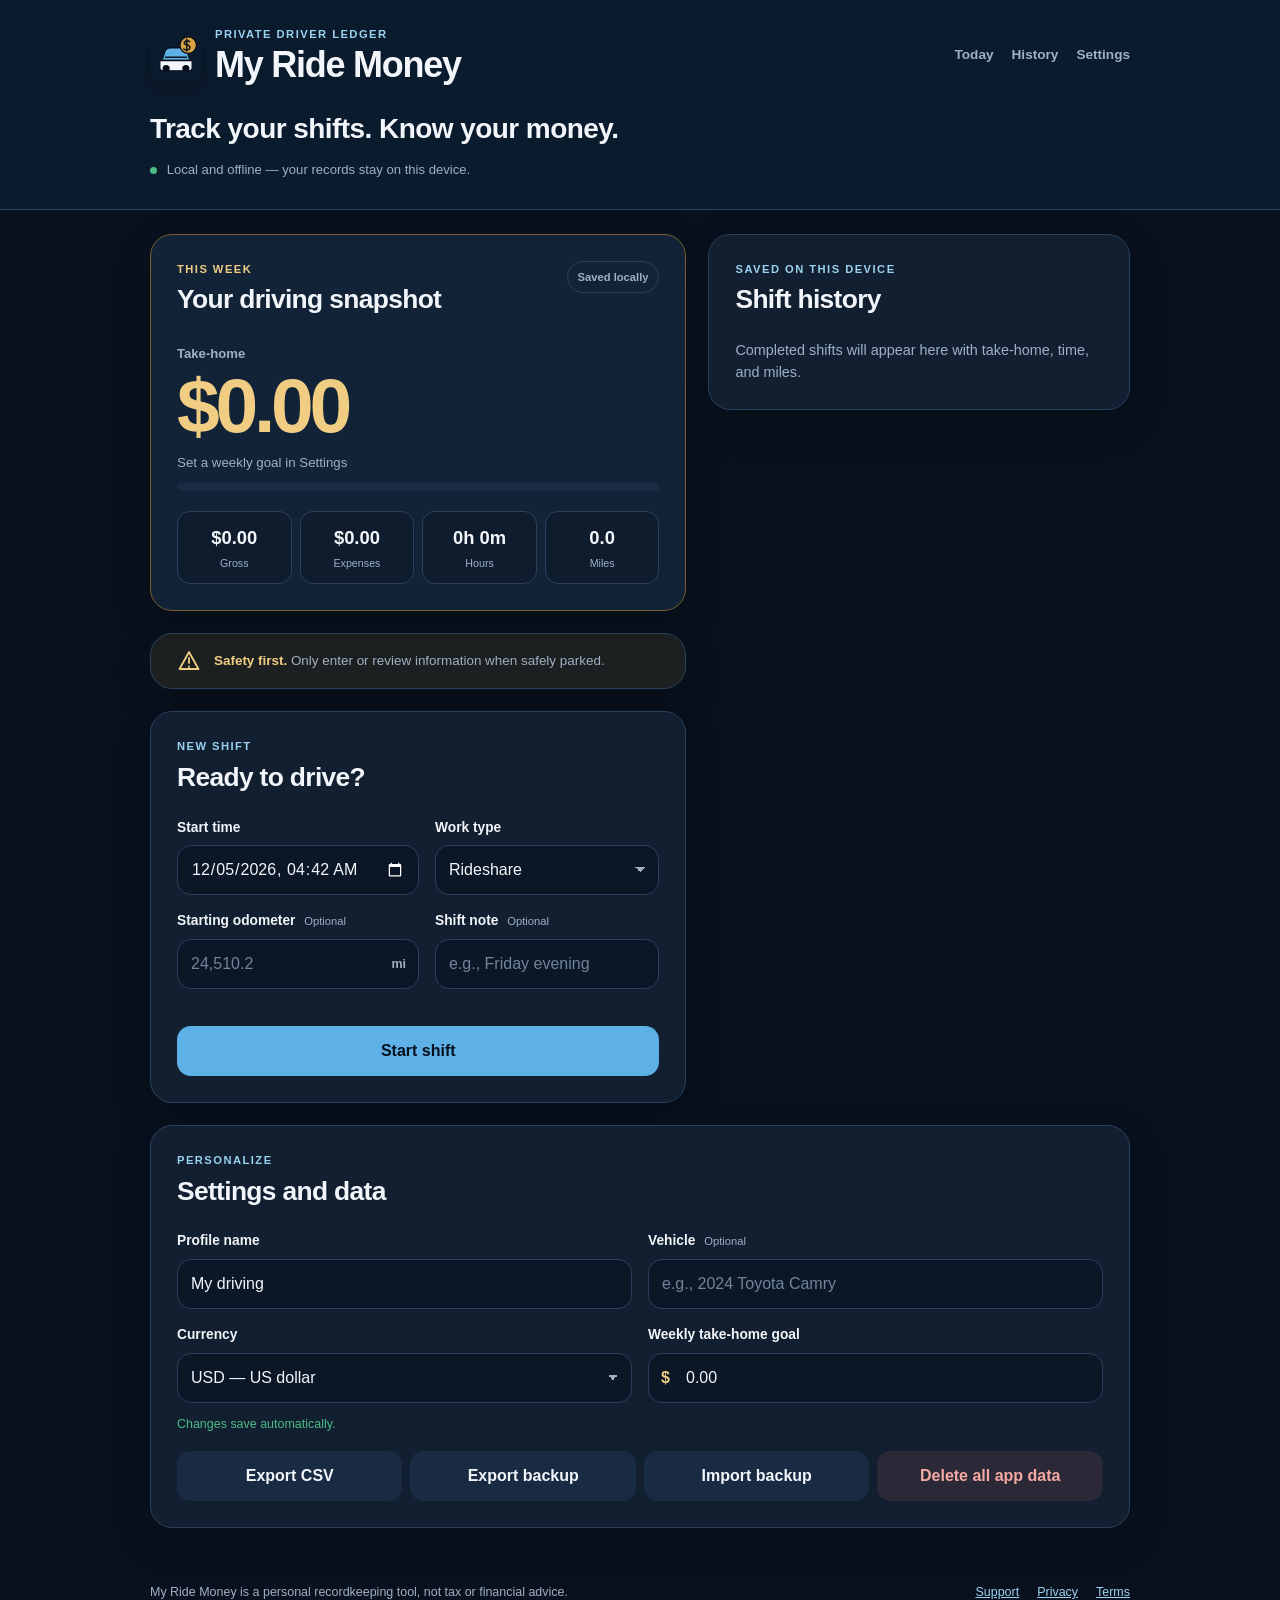
<file: index.html>
<!doctype html>
<html lang="en">
  <head>
    <meta charset="utf-8">
    <meta name="viewport" content="width=device-width, initial-scale=1, viewport-fit=cover">
    <meta name="theme-color" content="#0b1b2e">
    <meta name="description" content="Track driving shifts, earnings, expenses, miles, and real take-home pay privately on your device.">
    <meta name="apple-mobile-web-app-capable" content="yes">
    <meta name="apple-mobile-web-app-status-bar-style" content="black-translucent">
    <meta name="apple-mobile-web-app-title" content="My Ride Money">
    <link rel="manifest" href="./manifest.webmanifest">
    <link rel="icon" href="./icons/icon.svg" type="image/svg+xml">
    <link rel="apple-touch-icon" href="./icons/icon-180.png">
    <link rel="stylesheet" href="./styles.css">
    <title>My Ride Money</title>
  </head>
  <body>
    <a class="skip-link" href="#main">Skip to tracker</a>

    <header class="site-header">
      <div class="header-inner">
        <div class="brand-lockup">
          <img src="./icons/icon.svg" width="52" height="52" alt="" aria-hidden="true">
          <div>
            <p class="eyebrow">Private driver ledger</p>
            <h1>My Ride Money</h1>
          </div>
        </div>
        <nav aria-label="Primary">
          <a href="#today">Today</a>
          <a href="#history">History</a>
          <a href="#settings">Settings</a>
        </nav>
      </div>
      <div class="hero-copy">
        <p>Track your shifts. Know your money.</p>
        <span><i aria-hidden="true"></i> Local and offline — your records stay on this device.</span>
      </div>
    </header>

    <main id="main" class="app-shell">
      <section id="today" class="summary-card" aria-labelledby="summary-heading">
        <div class="summary-topline">
          <div>
            <p class="eyebrow gold">This week</p>
            <h2 id="summary-heading">Your driving snapshot</h2>
          </div>
          <span class="privacy-chip">Saved locally</span>
        </div>
        <div class="take-home-block">
          <span>Take-home</span>
          <strong id="week-take-home">$0.00</strong>
          <small id="week-goal-copy">Set a weekly goal in Settings</small>
          <div class="goal-track" role="progressbar" aria-label="Weekly take-home goal" aria-valuemin="0" aria-valuemax="100" aria-valuenow="0"><span id="goal-fill"></span></div>
        </div>
        <div class="metric-grid">
          <div><span id="week-gross">$0.00</span><small>Gross</small></div>
          <div><span id="week-expenses">$0.00</span><small>Expenses</small></div>
          <div><span id="week-hours">0h 0m</span><small>Hours</small></div>
          <div><span id="week-miles">0.0</span><small>Miles</small></div>
        </div>
      </section>

      <section class="card safety-note" aria-label="Safety reminder">
        <svg viewBox="0 0 24 24" aria-hidden="true"><path d="M12 3 2.5 20h19L12 3Zm0 6v5m0 3.5v.5"/></svg>
        <p><strong>Safety first.</strong> Only enter or review information when safely parked.</p>
      </section>

      <section class="card" id="start-card" aria-labelledby="start-heading">
        <div class="section-heading">
          <div><p class="eyebrow">New shift</p><h2 id="start-heading">Ready to drive?</h2></div>
        </div>
        <form id="start-shift-form" novalidate>
          <div class="form-grid">
            <div class="field">
              <label for="start-time">Start time</label>
              <input id="start-time" type="datetime-local" required>
            </div>
            <div class="field">
              <label for="work-type">Work type</label>
              <select id="work-type">
                <option value="rideshare">Rideshare</option>
                <option value="delivery">Delivery</option>
                <option value="mixed">Mixed</option>
                <option value="personal">Personal driving</option>
                <option value="other">Other</option>
              </select>
            </div>
            <div class="field">
              <label for="start-odometer">Starting odometer <span>Optional</span></label>
              <div class="suffix-input"><input id="start-odometer" type="number" min="0" step="0.1" inputmode="decimal" placeholder="24,510.2"><b>mi</b></div>
            </div>
            <div class="field">
              <label for="shift-note">Shift note <span>Optional</span></label>
              <input id="shift-note" type="text" maxlength="120" placeholder="e.g., Friday evening">
            </div>
          </div>
          <p class="form-error" id="start-error" role="alert"></p>
          <button class="primary-button" type="submit">Start shift</button>
        </form>
      </section>

      <section class="active-card" id="active-card" aria-labelledby="active-heading" hidden>
        <div class="active-header">
          <div>
            <p class="live-label"><span aria-hidden="true"></span> Shift in progress</p>
            <h2 id="active-heading">On the road</h2>
            <p id="active-meta">Started today</p>
          </div>
          <strong id="live-timer">0:00:00</strong>
        </div>

        <div class="live-total">
          <span>Live take-home</span>
          <strong id="active-take-home">$0.00</strong>
        </div>

        <div class="metric-grid active-metrics">
          <div><span id="active-gross">$0.00</span><small>Earnings</small></div>
          <div><span id="active-expenses">$0.00</span><small>Expenses</small></div>
          <div><span id="active-rate">—</span><small>Per hour</small></div>
        </div>

        <div class="quick-actions">
          <button class="quick-button positive" type="button" data-toggle="income-panel">+ Add earnings</button>
          <button class="quick-button" type="button" data-toggle="expense-panel">+ Add expense</button>
        </div>

        <div class="entry-panel" id="income-panel" hidden>
          <form id="income-form" novalidate>
            <div class="section-heading compact"><div><p class="eyebrow">Income</p><h3>Add earnings</h3></div><button class="icon-button" data-close="income-panel" type="button" aria-label="Close earnings form">×</button></div>
            <div class="form-grid entry-grid">
              <div class="field"><label for="income-amount">Amount</label><div class="money-input"><span class="currency-symbol">$</span><input id="income-amount" type="number" min="0.01" step="0.01" inputmode="decimal" required placeholder="0.00"></div></div>
              <div class="field"><label for="income-category">Category</label><select id="income-category"><option value="fare">Fare</option><option value="tip">Tip</option><option value="bonus">Bonus</option><option value="cash_ride">Cash ride</option><option value="cancellation_fee">Cancellation fee</option><option value="adjustment">Adjustment</option><option value="other">Other</option></select></div>
              <div class="field"><label for="income-platform">Platform <span>Optional</span></label><select id="income-platform"><option value="">No platform</option><option>Uber</option><option>Lyft</option><option>DoorDash</option><option>Instacart</option><option>Amazon Flex</option><option>Spark</option><option>Private Ride</option><option>Other</option></select></div>
              <div class="field"><label for="income-note">Note <span>Optional</span></label><input id="income-note" type="text" maxlength="100" placeholder="e.g., Airport tip"></div>
            </div>
            <p class="form-error" id="income-error" role="alert"></p>
            <button class="primary-button small" type="submit">Save earnings</button>
          </form>
        </div>

        <div class="entry-panel" id="expense-panel" hidden>
          <form id="expense-form" novalidate>
            <div class="section-heading compact"><div><p class="eyebrow">Expense</p><h3>Add expense</h3></div><button class="icon-button" data-close="expense-panel" type="button" aria-label="Close expense form">×</button></div>
            <div class="form-grid entry-grid">
              <div class="field"><label for="expense-amount">Amount</label><div class="money-input"><span class="currency-symbol">$</span><input id="expense-amount" type="number" min="0.01" step="0.01" inputmode="decimal" required placeholder="0.00"></div></div>
              <div class="field"><label for="expense-category">Category</label><select id="expense-category"><option value="fuel">Gas / fuel</option><option value="toll">Toll</option><option value="parking">Parking</option><option value="food">Food / lunch</option><option value="car_wash">Car wash</option><option value="maintenance">Vehicle maintenance</option><option value="phone_supplies">Phone / supplies</option><option value="other">Other</option></select></div>
              <div class="field wide"><label for="expense-note">Note <span>Optional</span></label><input id="expense-note" type="text" maxlength="100" placeholder="e.g., Downtown parking"></div>
            </div>
            <p class="form-error" id="expense-error" role="alert"></p>
            <button class="primary-button small" type="submit">Save expense</button>
          </form>
        </div>

        <div class="entry-feed" id="active-entry-feed"></div>

        <form id="end-shift-form" class="end-shift-box" novalidate>
          <h3>Finish shift</h3>
          <div class="form-grid entry-grid">
            <div class="field"><label for="end-time">End time</label><input id="end-time" type="datetime-local" required></div>
            <div class="field"><label for="end-odometer">Ending odometer <span>Optional</span></label><div class="suffix-input"><input id="end-odometer" type="number" min="0" step="0.1" inputmode="decimal" placeholder="24,587.6"><b>mi</b></div></div>
          </div>
          <p class="form-error" id="end-error" role="alert"></p>
          <button class="end-button" type="submit">End shift and save summary</button>
        </form>
      </section>

      <section id="history" class="card history-card" aria-labelledby="history-heading">
        <div class="section-heading">
          <div><p class="eyebrow">Saved on this device</p><h2 id="history-heading">Shift history</h2></div>
          <button class="text-button" id="clear-history" type="button" hidden>Clear</button>
        </div>
        <p class="empty-state" id="history-empty">Completed shifts will appear here with take-home, time, and miles.</p>
        <div class="history-list" id="history-list"></div>
      </section>

      <section id="settings" class="card" aria-labelledby="settings-heading">
        <div class="section-heading"><div><p class="eyebrow">Personalize</p><h2 id="settings-heading">Settings and data</h2></div></div>
        <form id="settings-form" class="form-grid" novalidate>
          <div class="field"><label for="profile-name">Profile name</label><input id="profile-name" type="text" maxlength="40" value="My driving"></div>
          <div class="field"><label for="vehicle-name">Vehicle <span>Optional</span></label><input id="vehicle-name" type="text" maxlength="50" placeholder="e.g., 2024 Toyota Camry"></div>
          <div class="field"><label for="currency">Currency</label><select id="currency"><option value="USD">USD — US dollar</option><option value="CAD">CAD — Canadian dollar</option><option value="GBP">GBP — British pound</option><option value="EUR">EUR — Euro</option><option value="AUD">AUD — Australian dollar</option><option value="MXN">MXN — Mexican peso</option><option value="INR">INR — Indian rupee</option><option value="JPY">JPY — Japanese yen</option></select></div>
          <div class="field"><label for="weekly-goal">Weekly take-home goal</label><div class="money-input"><span class="currency-symbol">$</span><input id="weekly-goal" type="number" min="0" step="1" inputmode="decimal" value="0"></div></div>
        </form>
        <p class="saved-status" id="settings-status" role="status">Changes save automatically.</p>
        <div class="data-actions">
          <button class="secondary-button" id="export-csv" type="button">Export CSV</button>
          <button class="secondary-button" id="export-backup" type="button">Export backup</button>
          <label class="secondary-button import-label">Import backup<input id="import-backup" type="file" accept="application/json,.json"></label>
          <button class="danger-button" id="delete-all" type="button">Delete all app data</button>
        </div>
      </section>
    </main>

    <footer>
      <p>My Ride Money is a personal recordkeeping tool, not tax or financial advice.</p>
      <nav aria-label="Legal and support"><a href="./support.html">Support</a><a href="./privacy.html">Privacy</a><a href="./terms.html">Terms</a></nav>
    </footer>

    <dialog id="shift-dialog">
      <div class="dialog-content">
        <button class="icon-button dialog-close" type="button" aria-label="Close shift details">×</button>
        <div id="shift-dialog-body"></div>
      </div>
    </dialog>

    <noscript><div class="noscript">My Ride Money needs JavaScript enabled to track shifts.</div></noscript>
    <script src="./app.js" defer></script>
  </body>
</html>
</file>
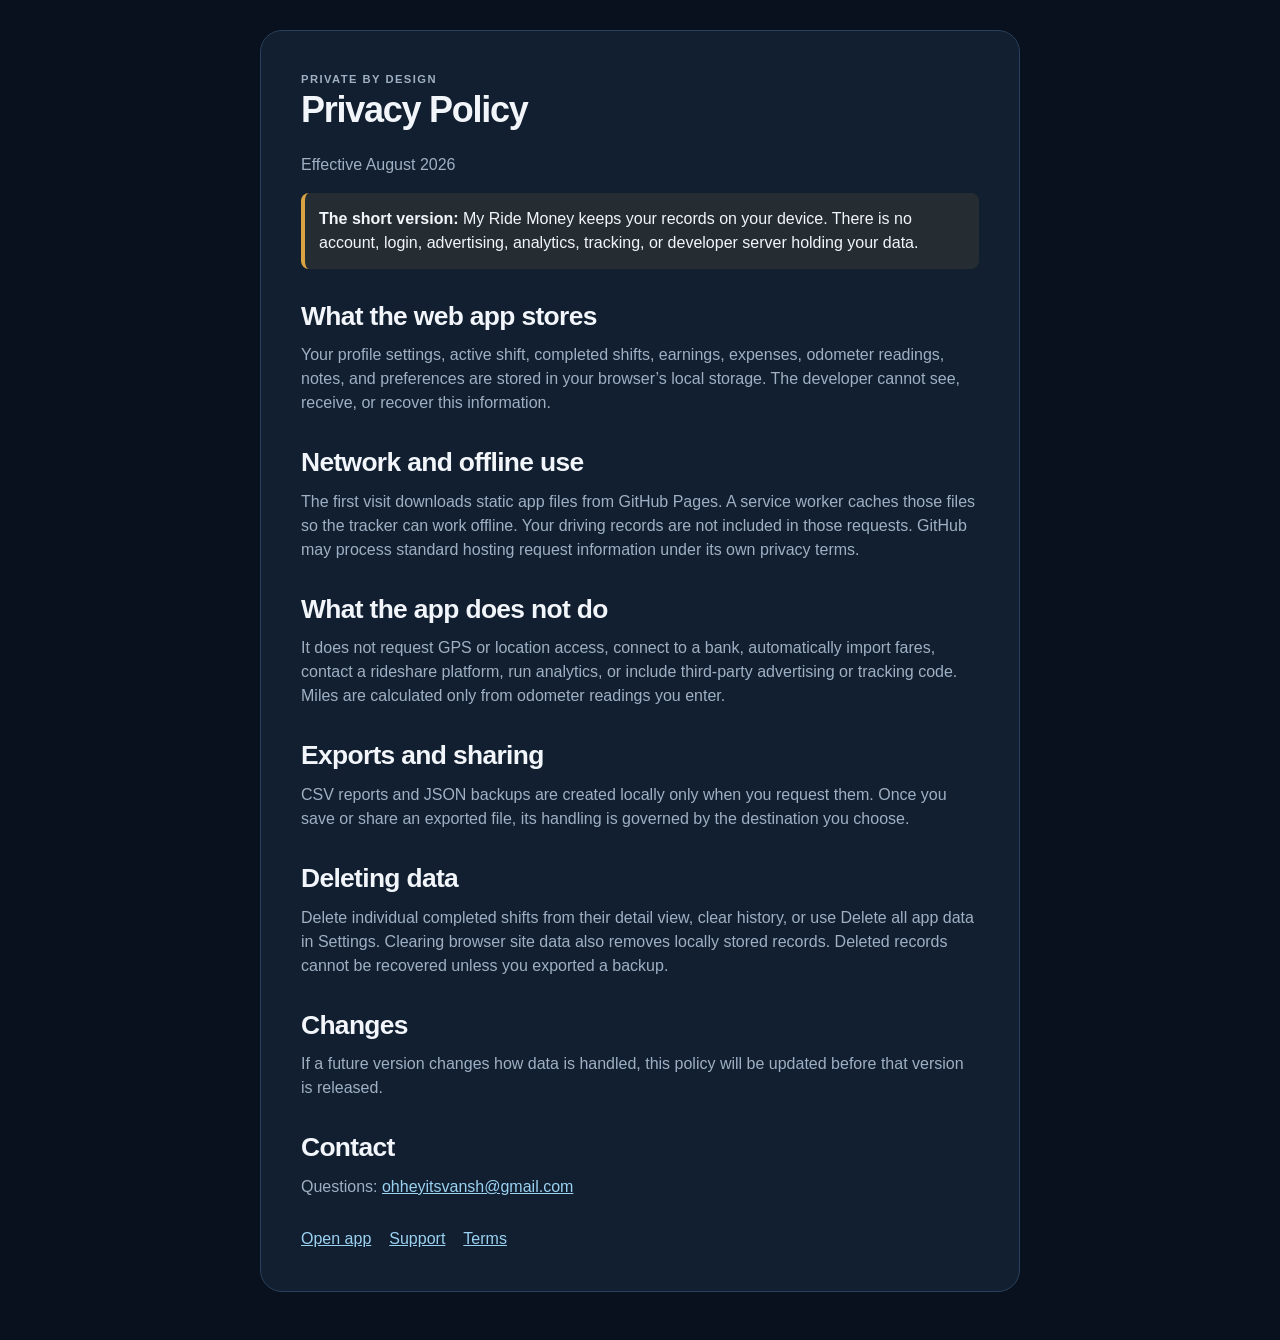
<file: privacy.html>
<!doctype html>
<html lang="en">
  <head>
    <meta charset="utf-8"><meta name="viewport" content="width=device-width, initial-scale=1">
    <meta name="theme-color" content="#0b1b2e"><link rel="stylesheet" href="./styles.css">
    <title>Privacy Policy · My Ride Money</title>
  </head>
  <body>
    <main class="legal-shell"><article>
      <p class="eyebrow">Private by design</p><h1>Privacy Policy</h1><p>Effective August 2026</p>
      <p class="callout"><strong>The short version:</strong> My Ride Money keeps your records on your device. There is no account, login, advertising, analytics, tracking, or developer server holding your data.</p>
      <h2>What the web app stores</h2><p>Your profile settings, active shift, completed shifts, earnings, expenses, odometer readings, notes, and preferences are stored in your browser’s local storage. The developer cannot see, receive, or recover this information.</p>
      <h2>Network and offline use</h2><p>The first visit downloads static app files from GitHub Pages. A service worker caches those files so the tracker can work offline. Your driving records are not included in those requests. GitHub may process standard hosting request information under its own privacy terms.</p>
      <h2>What the app does not do</h2><p>It does not request GPS or location access, connect to a bank, automatically import fares, contact a rideshare platform, run analytics, or include third-party advertising or tracking code. Miles are calculated only from odometer readings you enter.</p>
      <h2>Exports and sharing</h2><p>CSV reports and JSON backups are created locally only when you request them. Once you save or share an exported file, its handling is governed by the destination you choose.</p>
      <h2>Deleting data</h2><p>Delete individual completed shifts from their detail view, clear history, or use Delete all app data in Settings. Clearing browser site data also removes locally stored records. Deleted records cannot be recovered unless you exported a backup.</p>
      <h2>Changes</h2><p>If a future version changes how data is handled, this policy will be updated before that version is released.</p>
      <h2>Contact</h2><p>Questions: <a href="mailto:ohheyitsvansh@gmail.com">ohheyitsvansh@gmail.com</a></p>
      <nav class="legal-nav"><a href="./index.html">Open app</a><a href="./support.html">Support</a><a href="./terms.html">Terms</a></nav>
    </article></main>
  </body>
</html>
</file>
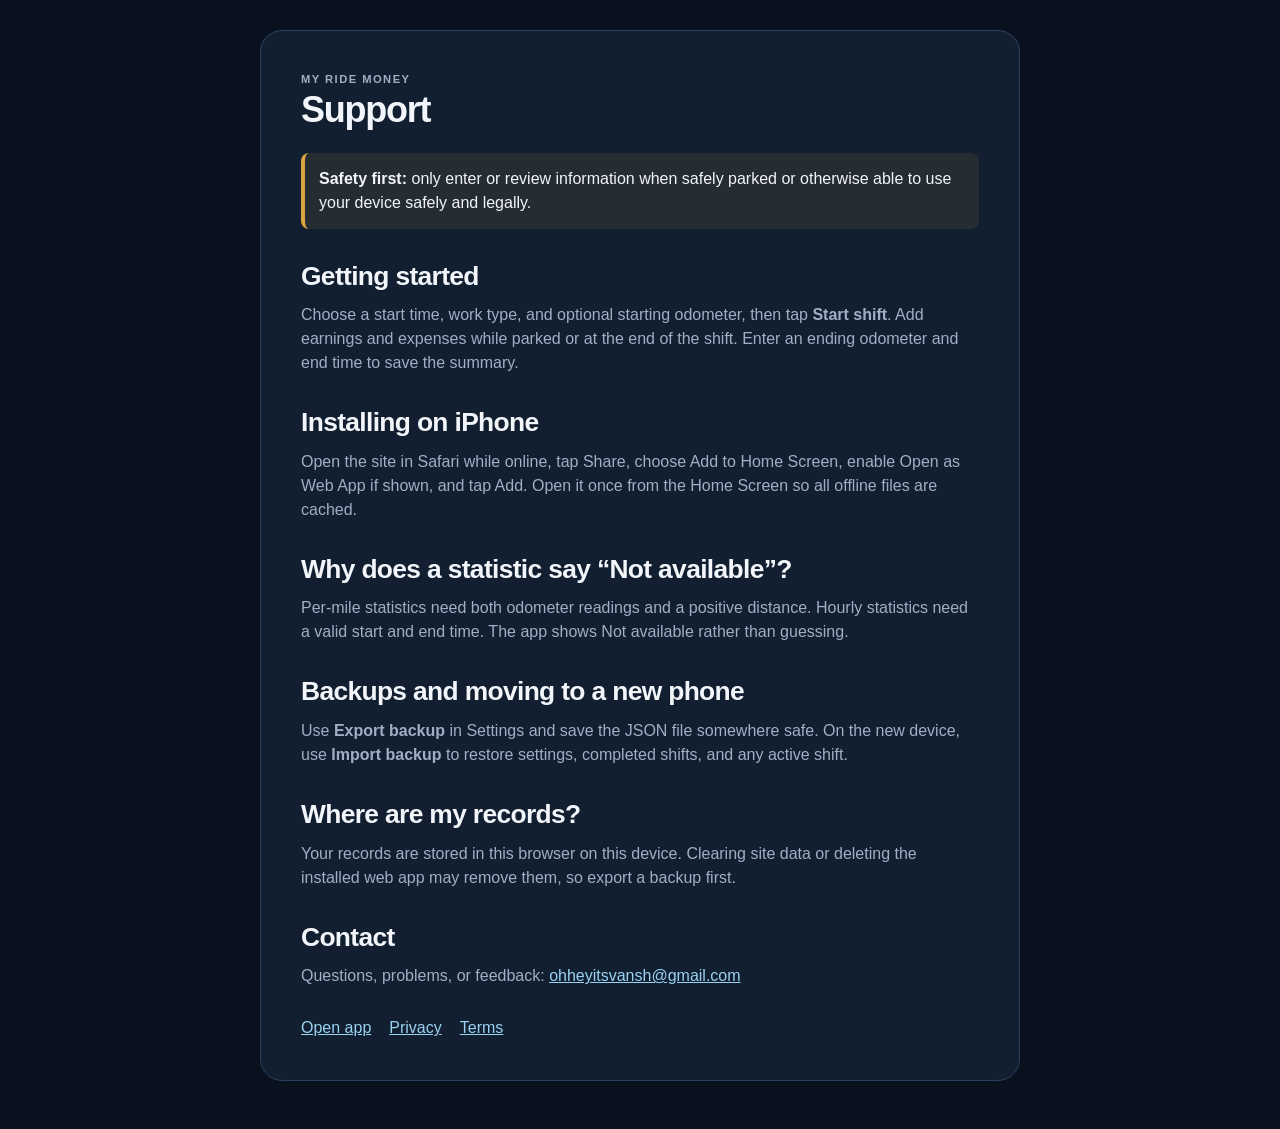
<file: support.html>
<!doctype html>
<html lang="en">
  <head>
    <meta charset="utf-8"><meta name="viewport" content="width=device-width, initial-scale=1">
    <meta name="theme-color" content="#0b1b2e"><link rel="stylesheet" href="./styles.css">
    <title>Support · My Ride Money</title>
  </head>
  <body>
    <main class="legal-shell"><article>
      <p class="eyebrow">My Ride Money</p><h1>Support</h1>
      <p class="callout"><strong>Safety first:</strong> only enter or review information when safely parked or otherwise able to use your device safely and legally.</p>
      <h2>Getting started</h2><p>Choose a start time, work type, and optional starting odometer, then tap <strong>Start shift</strong>. Add earnings and expenses while parked or at the end of the shift. Enter an ending odometer and end time to save the summary.</p>
      <h2>Installing on iPhone</h2><p>Open the site in Safari while online, tap Share, choose Add to Home Screen, enable Open as Web App if shown, and tap Add. Open it once from the Home Screen so all offline files are cached.</p>
      <h2>Why does a statistic say “Not available”?</h2><p>Per-mile statistics need both odometer readings and a positive distance. Hourly statistics need a valid start and end time. The app shows Not available rather than guessing.</p>
      <h2>Backups and moving to a new phone</h2><p>Use <strong>Export backup</strong> in Settings and save the JSON file somewhere safe. On the new device, use <strong>Import backup</strong> to restore settings, completed shifts, and any active shift.</p>
      <h2>Where are my records?</h2><p>Your records are stored in this browser on this device. Clearing site data or deleting the installed web app may remove them, so export a backup first.</p>
      <h2>Contact</h2><p>Questions, problems, or feedback: <a href="mailto:ohheyitsvansh@gmail.com">ohheyitsvansh@gmail.com</a></p>
      <nav class="legal-nav"><a href="./index.html">Open app</a><a href="./privacy.html">Privacy</a><a href="./terms.html">Terms</a></nav>
    </article></main>
  </body>
</html>
</file>
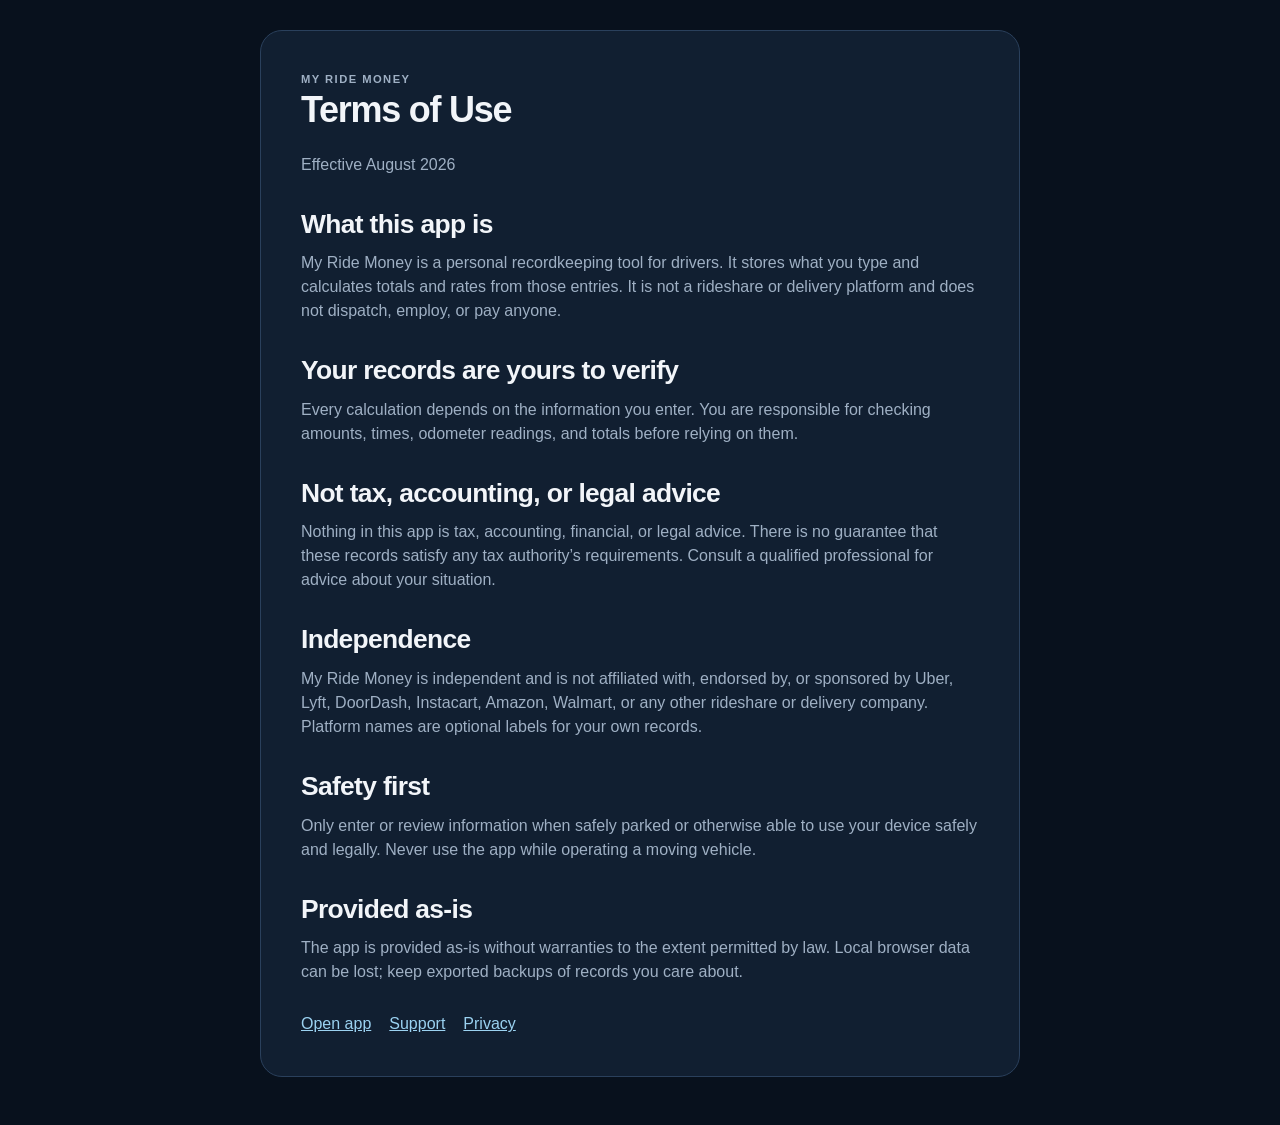
<file: terms.html>
<!doctype html>
<html lang="en">
  <head>
    <meta charset="utf-8"><meta name="viewport" content="width=device-width, initial-scale=1">
    <meta name="theme-color" content="#0b1b2e"><link rel="stylesheet" href="./styles.css">
    <title>Terms of Use · My Ride Money</title>
  </head>
  <body>
    <main class="legal-shell"><article>
      <p class="eyebrow">My Ride Money</p><h1>Terms of Use</h1><p>Effective August 2026</p>
      <h2>What this app is</h2><p>My Ride Money is a personal recordkeeping tool for drivers. It stores what you type and calculates totals and rates from those entries. It is not a rideshare or delivery platform and does not dispatch, employ, or pay anyone.</p>
      <h2>Your records are yours to verify</h2><p>Every calculation depends on the information you enter. You are responsible for checking amounts, times, odometer readings, and totals before relying on them.</p>
      <h2>Not tax, accounting, or legal advice</h2><p>Nothing in this app is tax, accounting, financial, or legal advice. There is no guarantee that these records satisfy any tax authority’s requirements. Consult a qualified professional for advice about your situation.</p>
      <h2>Independence</h2><p>My Ride Money is independent and is not affiliated with, endorsed by, or sponsored by Uber, Lyft, DoorDash, Instacart, Amazon, Walmart, or any other rideshare or delivery company. Platform names are optional labels for your own records.</p>
      <h2>Safety first</h2><p>Only enter or review information when safely parked or otherwise able to use your device safely and legally. Never use the app while operating a moving vehicle.</p>
      <h2>Provided as-is</h2><p>The app is provided as-is without warranties to the extent permitted by law. Local browser data can be lost; keep exported backups of records you care about.</p>
      <nav class="legal-nav"><a href="./index.html">Open app</a><a href="./support.html">Support</a><a href="./privacy.html">Privacy</a></nav>
    </article></main>
  </body>
</html>
</file>
<file: styles.css>
:root {
  color-scheme: dark;
  --bg: #08111d;
  --surface: #111f31;
  --surface-2: #192b42;
  --surface-3: #203650;
  --navy: #0b1b2e;
  --text: #f2f5f9;
  --muted: #9fb0c4;
  --line: #2a405c;
  --teal: #5eb1e6;
  --teal-soft: #9bd2f1;
  --gold: #d9a441;
  --gold-soft: #f0cd83;
  --green: #4dbb85;
  --red: #e57267;
  --radius: 22px;
  --radius-small: 14px;
  font-family: ui-rounded, "SF Pro Rounded", -apple-system, BlinkMacSystemFont, "Segoe UI", sans-serif;
}

* { box-sizing: border-box; }
[hidden] { display: none !important; }
html { scroll-behavior: smooth; }
body { min-width: 320px; margin: 0; background: var(--bg); color: var(--text); line-height: 1.5; -webkit-font-smoothing: antialiased; }
button, input, select { font: inherit; }
button, select, input[type="file"] { cursor: pointer; }
button:focus-visible, input:focus-visible, select:focus-visible, a:focus-visible { outline: 3px solid var(--gold-soft); outline-offset: 3px; }
a { color: var(--teal-soft); }

.skip-link { position: fixed; z-index: 30; top: 10px; left: 10px; transform: translateY(-160%); padding: 10px 14px; border-radius: 10px; background: white; color: #08111d; }
.skip-link:focus { transform: none; }
.site-header { border-bottom: 1px solid var(--line); background: var(--navy); padding: max(26px, env(safe-area-inset-top)) 0 28px; }
.header-inner, .hero-copy, .app-shell, footer { width: min(100% - 28px, 980px); margin-inline: auto; }
.header-inner { display: flex; align-items: center; justify-content: space-between; gap: 24px; }
.brand-lockup { display: flex; align-items: center; gap: 13px; }
.brand-lockup img { border-radius: 14px; box-shadow: 0 8px 24px rgba(0,0,0,.28); }
.header-inner nav, footer nav { display: flex; flex-wrap: wrap; gap: 8px 18px; }
.header-inner nav a { min-height: 44px; display: inline-flex; align-items: center; color: var(--muted); font-size: .85rem; font-weight: 700; text-decoration: none; }
.header-inner nav a:hover { color: var(--text); }
h1, h2, h3, p { margin-top: 0; }
h1 { margin-bottom: 0; font-size: clamp(1.55rem, 6vw, 2.25rem); line-height: 1.05; letter-spacing: -.035em; }
h2 { margin-bottom: 0; font-size: clamp(1.3rem, 4vw, 1.65rem); letter-spacing: -.025em; }
h3 { margin-bottom: 0; font-size: 1.05rem; }
.eyebrow { margin: 0 0 3px; color: var(--teal-soft); font-size: .7rem; font-weight: 850; letter-spacing: .13em; text-transform: uppercase; }
.eyebrow.gold { color: var(--gold-soft); }
.hero-copy { margin-top: 24px; }
.hero-copy > p { margin: 0 0 7px; font-size: clamp(1.25rem, 4vw, 1.75rem); font-weight: 700; letter-spacing: -.02em; }
.hero-copy > span { color: var(--muted); font-size: .82rem; }
.hero-copy i { display: inline-block; width: 7px; height: 7px; margin-right: 6px; border-radius: 50%; background: var(--green); }

.app-shell { display: grid; gap: 18px; padding: 24px 0 42px; }
.card, .summary-card, .active-card { border: 1px solid var(--line); border-radius: var(--radius); background: var(--surface); padding: clamp(18px, 4vw, 26px); box-shadow: 0 14px 40px rgba(0,0,0,.16); }
.summary-card { border-color: #765f30; background: #122338; }
.summary-topline, .section-heading, .active-header { display: flex; align-items: flex-start; justify-content: space-between; gap: 16px; }
.section-heading { margin-bottom: 20px; }
.section-heading.compact { margin-bottom: 16px; }
.privacy-chip { padding: 7px 10px; border: 1px solid var(--line); border-radius: 999px; color: var(--muted); font-size: .7rem; font-weight: 700; }
.take-home-block { margin: 24px 0 20px; }
.take-home-block > span, .take-home-block > strong, .take-home-block > small { display: block; }
.take-home-block > span { color: var(--muted); font-size: .82rem; font-weight: 700; }
.take-home-block > strong { margin-top: 3px; color: var(--gold-soft); font-size: clamp(2.65rem, 12vw, 4.8rem); line-height: 1; letter-spacing: -.055em; font-variant-numeric: tabular-nums; }
.take-home-block > small { margin-top: 10px; color: var(--muted); }
.goal-track { overflow: hidden; height: 8px; margin-top: 10px; border-radius: 999px; background: var(--surface-2); }
.goal-track span { display: block; width: 0; height: 100%; border-radius: inherit; background: var(--gold); transition: width .2s ease; }
.metric-grid { display: grid; grid-template-columns: repeat(4, 1fr); gap: 8px; }
.metric-grid > div { min-width: 0; padding: 12px 9px; border: 1px solid var(--line); border-radius: 13px; background: rgba(8,17,29,.38); text-align: center; }
.metric-grid span, .metric-grid small { display: block; }
.metric-grid span { overflow: hidden; font-weight: 800; font-size: clamp(.9rem, 3.8vw, 1.15rem); font-variant-numeric: tabular-nums; text-overflow: ellipsis; white-space: nowrap; }
.metric-grid small { margin-top: 3px; color: var(--muted); font-size: .67rem; }
.safety-note { display: flex; align-items: center; gap: 13px; padding-block: 15px; background: rgba(217,164,65,.1); }
.safety-note svg { flex: 0 0 24px; width: 24px; fill: none; stroke: var(--gold-soft); stroke-width: 1.8; stroke-linecap: round; stroke-linejoin: round; }
.safety-note p { margin: 0; color: var(--muted); font-size: .84rem; }
.safety-note strong { color: var(--gold-soft); }

.form-grid { display: grid; gap: 16px; }
.field label { display: block; margin-bottom: 7px; font-size: .86rem; font-weight: 750; }
.field label span { margin-left: 5px; color: var(--muted); font-size: .7rem; font-weight: 500; }
input, select { width: 100%; min-height: 50px; border: 1px solid var(--line); border-radius: var(--radius-small); background: #0b1726; color: var(--text); padding: 11px 13px; appearance: none; }
select { background-image: linear-gradient(45deg,transparent 50%,var(--muted) 50%),linear-gradient(135deg,var(--muted) 50%,transparent 50%); background-position: calc(100% - 18px) 21px,calc(100% - 13px) 21px; background-size: 5px 5px; background-repeat: no-repeat; padding-right: 38px; }
input::placeholder { color: #71849a; opacity: 1; }
input[aria-invalid="true"] { border-color: var(--red); }
.suffix-input, .money-input { position: relative; }
.suffix-input input { padding-right: 43px; }
.suffix-input b { position: absolute; top: 50%; right: 13px; transform: translateY(-50%); color: var(--muted); font-size: .78rem; }
.money-input input { padding-left: 37px; }
.currency-symbol { position: absolute; z-index: 1; top: 50%; left: 13px; transform: translateY(-50%); color: var(--gold-soft); font-weight: 800; pointer-events: none; }
.form-error { min-height: 1.25em; margin: 8px 0 0; color: var(--red); font-size: .76rem; }
button { border: 0; }
.primary-button, .secondary-button, .danger-button, .end-button, .quick-button { min-height: 50px; border-radius: 14px; padding: 11px 16px; font-weight: 800; }
.primary-button { width: 100%; margin-top: 14px; background: var(--teal); color: #07111d; }
.primary-button.small { width: auto; min-width: 180px; }
.secondary-button { display: inline-grid; place-items: center; background: var(--surface-2); color: var(--text); text-decoration: none; }
.danger-button { background: rgba(229,114,103,.12); color: #f3aaa3; }
.end-button { width: 100%; background: var(--gold-soft); color: #1a1307; }
.quick-actions { display: grid; grid-template-columns: 1fr 1fr; gap: 10px; margin-top: 18px; }
.quick-button { background: var(--surface-3); color: var(--teal-soft); }
.quick-button.positive { background: rgba(77,187,133,.16); color: #8edbb4; }
.text-button { min-height: 44px; padding: 8px; background: transparent; color: #f3aaa3; font-weight: 750; }
.icon-button { display: grid; width: 44px; height: 44px; place-items: center; border-radius: 50%; background: var(--surface-2); color: var(--text); font-size: 1.5rem; }

.active-card { border-color: #2f739e; background: #10243a; }
.live-label { margin: 0 0 4px; color: #8edbb4; font-size: .73rem; font-weight: 850; letter-spacing: .1em; text-transform: uppercase; }
.live-label span { display: inline-block; width: 8px; height: 8px; margin-right: 6px; border-radius: 50%; background: var(--green); box-shadow: 0 0 0 5px rgba(77,187,133,.12); }
.active-header > div > p:last-child { margin: 5px 0 0; color: var(--muted); font-size: .8rem; }
.active-header > strong { color: var(--teal-soft); font-size: clamp(1.25rem,5vw,1.7rem); font-variant-numeric: tabular-nums; }
.live-total { margin: 22px 0 16px; }
.live-total span, .live-total strong { display: block; }
.live-total span { color: var(--muted); font-size: .8rem; }
.live-total strong { color: var(--gold-soft); font-size: clamp(2.4rem,10vw,4rem); line-height: 1.1; letter-spacing: -.045em; font-variant-numeric: tabular-nums; }
.active-metrics { grid-template-columns: repeat(3,1fr); }
.entry-panel { margin-top: 14px; padding: 16px; border: 1px solid var(--line); border-radius: 17px; background: rgba(8,17,29,.48); }
.entry-grid { grid-template-columns: 1fr 1fr; }
.entry-grid .wide { grid-column: 1 / -1; }
.entry-feed { display: grid; gap: 7px; margin-top: 16px; }
.entry-row { display: grid; grid-template-columns: minmax(0,1fr) auto auto; gap: 10px; align-items: center; padding: 9px 0; border-bottom: 1px solid var(--line); }
.entry-row:last-child { border-bottom: 0; }
.entry-row span { overflow: hidden; text-overflow: ellipsis; white-space: nowrap; font-size: .83rem; }
.entry-row strong { font-variant-numeric: tabular-nums; }
.entry-row.income strong { color: #8edbb4; }
.entry-row.expense strong { color: #f3aaa3; }
.entry-row button { min-width: 44px; min-height: 44px; background: transparent; color: var(--muted); }
.end-shift-box { margin-top: 22px; padding-top: 20px; border-top: 1px solid var(--line); }
.end-shift-box h3 { margin-bottom: 14px; }

.history-list { display: grid; gap: 8px; }
.history-row { display: grid; grid-template-columns: minmax(0,1fr) auto; gap: 6px 14px; width: 100%; min-height: 70px; padding: 12px 0; border-bottom: 1px solid var(--line); background: transparent; color: var(--text); text-align: left; }
.history-row:last-child { border-bottom: 0; }
.history-row strong { overflow: hidden; text-overflow: ellipsis; white-space: nowrap; }
.history-row .amount { color: var(--gold-soft); font-variant-numeric: tabular-nums; }
.history-row small { color: var(--muted); }
.empty-state { margin: 0; color: var(--muted); font-size: .9rem; }
.saved-status { margin: 12px 0; color: var(--green); font-size: .78rem; }
.data-actions { display: grid; grid-template-columns: repeat(4,1fr); gap: 8px; margin-top: 18px; }
.import-label { position: relative; cursor: pointer; }
.import-label input { position: absolute; width: 1px; height: 1px; opacity: 0; }

footer { display: flex; flex-wrap: wrap; align-items: center; justify-content: space-between; gap: 12px 20px; padding: 0 0 max(34px,env(safe-area-inset-bottom)); color: var(--muted); font-size: .78rem; }
footer p { margin: 0; }
footer a { min-height: 44px; display: inline-flex; align-items: center; }
.noscript { position: fixed; z-index: 50; inset: auto 12px 12px; padding: 12px; border-radius: 12px; background: var(--red); color: #220d0b; text-align: center; }

dialog { width: min(100% - 24px, 620px); max-height: min(84vh,760px); padding: 0; border: 1px solid var(--line); border-radius: 22px; background: var(--surface); color: var(--text); box-shadow: 0 24px 80px rgba(0,0,0,.5); }
dialog::backdrop { background: rgba(2,7,13,.76); }
.dialog-content { position: relative; overflow: auto; max-height: inherit; padding: 24px; }
.dialog-close { position: sticky; z-index: 2; top: 0; float: right; }
.detail-hero { margin: 20px 0; }
.detail-hero strong { display: block; color: var(--gold-soft); font-size: 2.6rem; }
.detail-grid { display: grid; grid-template-columns: 1fr 1fr; gap: 8px; }
.detail-grid div { padding: 12px; border-radius: 12px; background: var(--surface-2); }
.detail-grid span, .detail-grid strong { display: block; }
.detail-grid span { color: var(--muted); font-size: .7rem; }
.detail-grid strong { margin-top: 3px; font-variant-numeric: tabular-nums; }
.dialog-entries { margin-top: 18px; }

.legal-shell { width: min(100% - 28px,760px); margin: 0 auto; padding: max(30px,env(safe-area-inset-top)) 0 48px; }
.legal-shell article { border: 1px solid var(--line); border-radius: var(--radius); background: var(--surface); padding: clamp(20px,5vw,40px); }
.legal-shell h1 { margin-bottom: 24px; }
.legal-shell h2 { margin-top: 28px; margin-bottom: 7px; }
.legal-shell p { color: var(--muted); }
.legal-shell .callout { padding: 14px; border-left: 4px solid var(--gold); border-radius: 8px; background: rgba(217,164,65,.1); color: var(--text); }
.legal-nav { display: flex; flex-wrap: wrap; gap: 8px 18px; margin-top: 28px; }

@media (min-width: 760px) {
  .app-shell { grid-template-columns: minmax(0,1.12fr) minmax(310px,.88fr); align-items: start; gap: 22px; }
  .summary-card, .safety-note, #active-card, #start-card { grid-column: 1; }
  #history { grid-column: 2; grid-row: 1 / span 3; position: sticky; top: 20px; }
  #settings { grid-column: 1 / -1; }
  .form-grid { grid-template-columns: 1fr 1fr; }
}

@media (max-width: 620px) {
  .header-inner { align-items: flex-start; }
  .header-inner nav { display: none; }
  .metric-grid { gap: 5px; }
  .metric-grid > div { padding-inline: 5px; }
  .quick-actions, .entry-grid, .detail-grid { grid-template-columns: 1fr; }
  .entry-grid .wide { grid-column: auto; }
  .data-actions { grid-template-columns: 1fr 1fr; }
  .privacy-chip { display: none; }
}

@media (max-width: 380px) {
  .header-inner, .hero-copy, .app-shell, footer { width: min(100% - 20px,980px); }
  .card, .summary-card, .active-card { border-radius: 18px; padding: 16px; }
  .metric-grid small { font-size: .6rem; }
  .data-actions { grid-template-columns: 1fr; }
}

@media (prefers-reduced-motion: reduce) {
  *,*::before,*::after { scroll-behavior: auto !important; transition-duration: .01ms !important; animation-duration: .01ms !important; }
}
</file>
